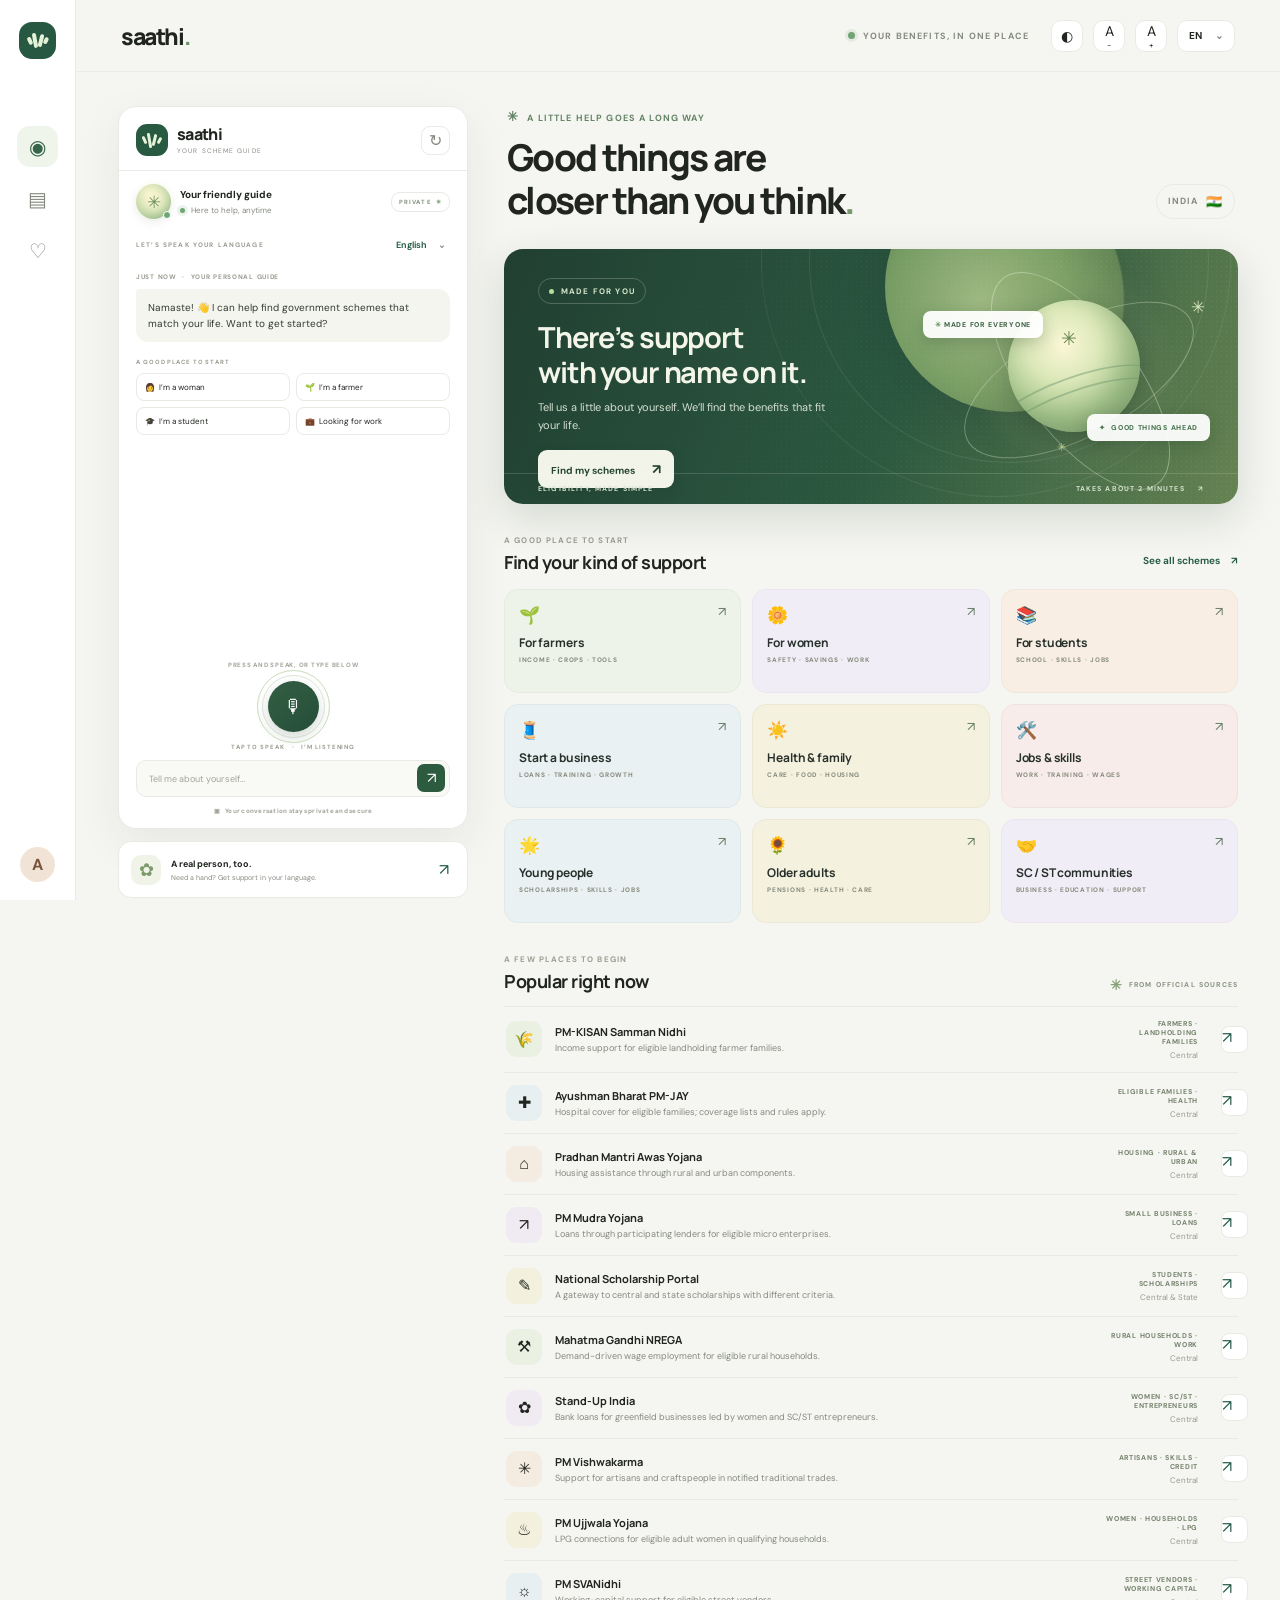
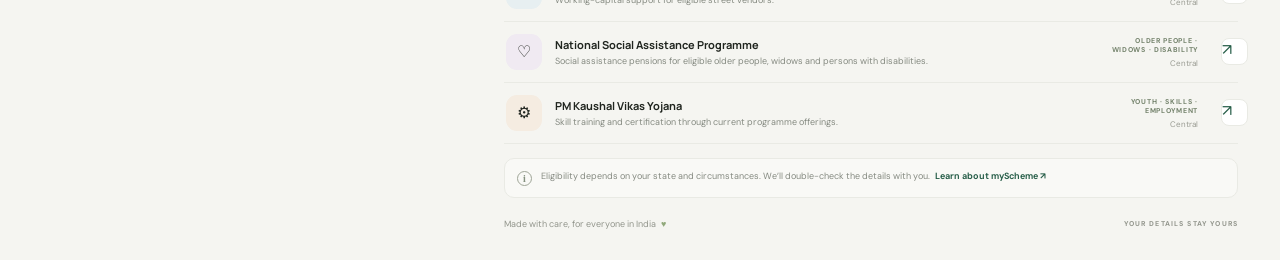
<file: frontend/index.html>
<!doctype html>
<html lang="en">
<head>
  <meta charset="utf-8" />
  <meta name="viewport" content="width=device-width, initial-scale=1" />
  <meta name="theme-color" content="#f5f5f1" />
  <meta name="description" content="A multilingual voice guide to public benefit schemes in India." />
  <title>saathi — benefits, made human</title>
  <link rel="preconnect" href="https://fonts.googleapis.com" />
  <link rel="preconnect" href="https://fonts.gstatic.com" crossorigin />
  <link href="https://fonts.googleapis.com/css2?family=DM+Sans:wght@400;450;500;550;600;650;700;750&family=Manrope:wght@400;500;600;650;700;750;800&display=swap" rel="stylesheet" />
  <link rel="stylesheet" href="./styles.css" />
</head>
<body data-theme="light">
  <div class="app-shell">
    <aside class="rail">
      <a class="brand-mark" href="#home" aria-label="Saathi home"><span class="mark-symbol"><i></i><i></i><i></i><i></i></span></a>
      <nav class="rail-nav" aria-label="Main navigation">
        <a class="rail-link active" href="#home" title="Discover" aria-label="Discover"><span class="icon">◉</span></a>
        <a class="rail-link" href="#schemes" title="Schemes" aria-label="Schemes"><span class="icon">▤</span></a>
        <a class="rail-link" href="#saved" title="Saved" aria-label="Saved"><span class="icon">♡</span></a>
      </nav>
      <button class="avatar" title="Profile">A</button>
    </aside>

    <main class="workspace" id="home">
      <header class="topbar">
        <a class="wordmark" href="#home">saathi<span class="wordmark-dot">.</span></a>
        <div class="topbar-right">
          <span class="live-note"><span class="live-dot"></span> YOUR BENEFITS, IN ONE PLACE</span>
          <button class="icon-button appearance" id="themeToggle" aria-label="Change appearance" title="Change appearance"><span>◐</span></button>
          <button class="icon-button text-smaller" id="fontDown" aria-label="Decrease text size" title="Decrease text size">A<sup>−</sup></button>
          <button class="icon-button text-larger" id="fontUp" aria-label="Increase text size" title="Increase text size">A<sup>+</sup></button>
          <button class="language-select" id="headerLanguage" aria-label="Select language">EN <span>⌄</span></button>
        </div>
      </header>

      <div class="page-grid">
        <section class="content-column">
          <div class="welcome-row"><div><p class="eyebrow"><span class="tiny-sun">✳</span> A LITTLE HELP GOES A LONG WAY</p><h1>Good things are<br/>closer than you think<span class="title-period">.</span></h1></div><div class="date-chip"><span>INDIA</span><span>🇮🇳</span></div></div>

          <section class="hero-card" aria-label="Find your benefits">
            <div class="hero-orbit orbit-one"></div><div class="hero-orbit orbit-two"></div><div class="hero-sun"></div><div class="hero-grain"></div>
            <div class="hero-content"><span class="hero-tag"><span class="hero-tag-dot"></span> MADE FOR YOU</span><h2>There’s support<br/>with your name on it.</h2><p>Tell us a little about yourself. We’ll find the benefits that fit your life.</p><button class="hero-cta" id="startChat">Find my schemes <span>↗</span></button></div>
            <div class="hero-visual" aria-hidden="true"><div class="visual-halo"></div><div class="visual-ring ring-back"></div><div class="visual-ring ring-front"></div><div class="visual-disc"><span class="disc-sun">✳</span><span class="disc-wave wave-a"></span><span class="disc-wave wave-b"></span></div><div class="float-pill pill-one"><span>✳</span> MADE FOR EVERYONE</div><div class="float-pill pill-two">✦ &nbsp;GOOD THINGS AHEAD</div><span class="spark spark-one">✳</span><span class="spark spark-two">✳</span></div>
            <div class="hero-bottom"><span>ELIGIBILITY, MADE SIMPLE</span><span>TAKES ABOUT 2 MINUTES <span class="bottom-arrow">↗</span></span></div>
          </section>

          <section class="categories-section" id="schemes">
            <div class="section-heading"><div><p class="eyebrow muted-eyebrow">A GOOD PLACE TO START</p><h2>Find your kind of support</h2></div><button class="see-all" id="showAll">See all schemes <span>↗</span></button></div>
            <div class="category-grid" id="categoryGrid">
              <button class="category-card cat-green" data-filter="farm"><span class="category-emoji">🌱</span><span class="category-name">For farmers</span><span class="category-count">INCOME · CROPS · TOOLS</span><span class="category-arrow">↗</span></button>
              <button class="category-card cat-lilac" data-filter="women"><span class="category-emoji">🌼</span><span class="category-name">For women</span><span class="category-count">SAFETY · SAVINGS · WORK</span><span class="category-arrow">↗</span></button>
              <button class="category-card cat-peach" data-filter="students"><span class="category-emoji">📚</span><span class="category-name">For students</span><span class="category-count">SCHOOL · SKILLS · JOBS</span><span class="category-arrow">↗</span></button>
              <button class="category-card cat-blue" data-filter="business"><span class="category-emoji">🧵</span><span class="category-name">Start a business</span><span class="category-count">LOANS · TRAINING · GROWTH</span><span class="category-arrow">↗</span></button>
              <button class="category-card cat-yellow" data-filter="health"><span class="category-emoji">☀️</span><span class="category-name">Health & family</span><span class="category-count">CARE · FOOD · HOUSING</span><span class="category-arrow">↗</span></button>
              <button class="category-card cat-rose" data-filter="jobs"><span class="category-emoji">🛠️</span><span class="category-name">Jobs & skills</span><span class="category-count">WORK · TRAINING · WAGES</span><span class="category-arrow">↗</span></button>
              <button class="category-card cat-blue" data-filter="age"><span class="category-emoji">🌟</span><span class="category-name">Young people</span><span class="category-count">SCHOLARSHIPS · SKILLS · JOBS</span><span class="category-arrow">↗</span></button>
              <button class="category-card cat-yellow" data-filter="senior"><span class="category-emoji">🌻</span><span class="category-name">Older adults</span><span class="category-count">PENSIONS · HEALTH · CARE</span><span class="category-arrow">↗</span></button>
              <button class="category-card cat-lilac" data-filter="caste"><span class="category-emoji">🤝</span><span class="category-name">SC / ST communities</span><span class="category-count">BUSINESS · EDUCATION · SUPPORT</span><span class="category-arrow">↗</span></button>
            </div>
          </section>

          <section class="schemes-section" id="allSchemes">
            <div class="section-heading scheme-heading"><div><p class="eyebrow muted-eyebrow">A FEW PLACES TO BEGIN</p><h2>Popular right now</h2></div><span class="verified-note"><span>✳</span> FROM OFFICIAL SOURCES</span></div>
            <div class="scheme-list" id="schemeList"></div>
            <div class="data-note"><span class="info-mark">i</span><p>Eligibility depends on your state and circumstances. We’ll double-check the details with you. <a href="https://www.myscheme.gov.in/" target="_blank" rel="noreferrer">Learn about myScheme ↗</a></p></div>
          </section>
          <footer class="footer"><span>Made with care, for everyone in India <span class="footer-heart">♥</span></span><span>YOUR DETAILS STAY YOURS</span></footer>
        </section>

        <aside class="assistant-column" aria-label="Saathi voice assistant"><div class="assistant-card">
          <div class="assistant-head"><div class="assistant-brand"><span class="assistant-mark"><i></i><i></i><i></i><i></i></span><span><b>saathi</b><small>YOUR SCHEME GUIDE</small></span></div><button class="more-button" id="clearChat" aria-label="Reset conversation" title="Reset conversation">↻</button></div>
          <div class="assistant-divider"></div>
          <div class="agent-state"><span class="agent-avatar"><span class="avatar-glow"></span><span class="avatar-face">✳</span><i class="agent-online"></i></span><span class="agent-intro"><b>Your friendly guide</b><small><span class="live-dot"></span> Here to help, anytime</small></span><span class="secure-chip">PRIVATE <span>✳</span></span></div>
          <div class="language-line"><span>LET’S SPEAK YOUR LANGUAGE</span><button class="inline-language" id="agentLanguage">English <span>⌄</span></button></div>
          <div class="language-options" id="languageOptions" hidden></div>
          <div class="voice-welcome"><div class="welcome-time">JUST NOW <span>·</span> YOUR PERSONAL GUIDE</div><div class="message-bubble">Namaste! 👋 I can help find government schemes that match your life. Want to get started?</div></div>
          <div class="suggestion-label">A GOOD PLACE TO START</div><div class="quick-prompts" id="quickPrompts"><button>👩 &nbsp;I’m a woman</button><button>🌱 &nbsp;I’m a farmer</button><button>🎓 &nbsp;I’m a student</button><button>💼 &nbsp;Looking for work</button></div>
          <div class="chat-log" id="chatLog" aria-live="polite"></div>
          <div class="chat-spacer"></div>
          <div class="voice-area"><div class="voice-hint" id="voiceHint">PRESS AND SPEAK, OR TYPE BELOW</div><button class="mic-button" id="micButton" aria-label="Start speaking"><span class="mic-halo"></span><span class="mic-icon">🎙</span><span class="mic-ripple ripple-a"></span><span class="mic-ripple ripple-b"></span></button><div class="voice-caption" id="voiceCaption">TAP TO SPEAK <span>·</span> I’M LISTENING</div></div>
          <form class="chat-input-row" id="chatForm"><input id="chatInput" autocomplete="off" placeholder="Tell me about yourself…" aria-label="Type a message"/><button type="submit" aria-label="Send message">↗</button></form>
          <p class="privacy-foot"><span>▣</span> Your conversation stays private and secure</p>
        </div><div class="help-card"><span class="help-icon">✿</span><span><b>A real person, too.</b><small>Need a hand? Get support in your language.</small></span><button aria-label="Get support">↗</button></div></aside>
      </div>
    </main>
  </div>
  <div class="toast" id="toast" role="status"></div>
  <script src="./app.js"></script>
</body>
</html>
</file>
<file: frontend/styles.css>
:root{--bg:#f5f5f1;--surface:#fff;--surface2:#f9f9f6;--text:#20251f;--muted:#858a81;--line:#e9eae4;--green:#235b45;--green-dark:#194a38;--accent:#bddcae;--shadow:0 15px 46px rgba(39,53,39,.07);--font:1;--sans:"DM Sans",sans-serif;--display:"Manrope",sans-serif;--radius:20px}*{box-sizing:border-box}html{scroll-behavior:smooth;font-size:calc(16px * var(--font))}body{margin:0;background:var(--bg);color:var(--text);font-family:var(--sans);font-size:1rem;-webkit-font-smoothing:antialiased;transition:background .25s,color .25s}body[data-theme=dark]{--bg:#161a17;--surface:#202722;--surface2:#242d27;--text:#eef2e9;--muted:#98a197;--line:#323d35;--green:#b9ddb1;--green-dark:#d3f0c8;--accent:#354c3c;--shadow:0 15px 46px rgba(0,0,0,.2)}body[data-theme=neutral]{--bg:#efebe3;--surface:#faf7f0;--surface2:#f2eee6;--text:#332f27;--muted:#8c8476;--line:#e7e0d4;--green:#607550;--green-dark:#495f3d;--accent:#d5ddbc}button,a,input{font:inherit}button{cursor:pointer}a{color:inherit;text-decoration:none}.app-shell{min-height:100vh}.rail{position:fixed;inset:0 auto 0 0;width:76px;background:var(--surface);border-right:1px solid var(--line);display:flex;align-items:center;flex-direction:column;z-index:5;padding:22px 0 18px}.brand-mark{width:37px;height:37px;border-radius:13px;background:#275942;display:grid;place-items:center}.mark-symbol,.assistant-mark{width:20px;height:20px;display:flex;align-items:center;justify-content:center;gap:2px}.mark-symbol i,.assistant-mark i{display:block;width:4px;border-radius:8px;background:#e5f2d8}.mark-symbol i:nth-child(1),.assistant-mark i:nth-child(1){height:8px;transform:rotate(-25deg)}.mark-symbol i:nth-child(2),.assistant-mark i:nth-child(2){height:15px;transform:rotate(-10deg)}.mark-symbol i:nth-child(3),.assistant-mark i:nth-child(3){height:13px;transform:rotate(14deg)}.mark-symbol i:nth-child(4),.assistant-mark i:nth-child(4){height:7px;transform:rotate(28deg)}.rail-nav{display:flex;flex-direction:column;gap:11px;margin-top:67px}.rail-link,.icon-button{color:var(--muted);display:grid;place-items:center;border:0;background:transparent}.rail-link{width:41px;height:41px;border-radius:13px;font-size:20px}.rail-link.active{background:#eff5ea;color:#37654a}.icon{font-size:20px}.avatar{margin-top:auto;border:0;width:35px;height:35px;border-radius:50%;background:#f1e4d6;color:#79533e;font-weight:700}.workspace{margin-left:76px}.topbar{height:72px;position:sticky;top:0;z-index:4;display:flex;align-items:center;justify-content:space-between;padding:0 45px;background:color-mix(in srgb,var(--bg) 90%,transparent);backdrop-filter:blur(14px);border-bottom:1px solid color-mix(in srgb,var(--line) 78%,transparent)}.wordmark{font-family:var(--display);font-size:23px;font-weight:800;letter-spacing:-1.4px}.wordmark-dot{color:#67946a}.topbar-right{display:flex;align-items:center;gap:10px}.live-note,.eyebrow,.hero-tag,.hero-bottom,.category-count,.verified-note,.suggestion-label,.voice-hint,.voice-caption,.privacy-foot,.welcome-time,.language-line>span,.secure-chip,.footer>span:last-child{font-size:9px;font-weight:700;letter-spacing:1.15px}.live-note{display:flex;align-items:center;gap:8px;color:var(--muted);margin-right:12px}.live-dot{width:7px;height:7px;border-radius:50%;background:#6fa473;display:inline-block;box-shadow:0 0 0 3px rgba(111,164,115,.14)}.icon-button{width:32px;height:32px;border-radius:10px;background:var(--surface);border:1px solid var(--line);font-size:14px;color:var(--text)}.icon-button sup{font-size:8px}.language-select{height:32px;padding:0 11px;border:1px solid var(--line);border-radius:10px;background:var(--surface);font-size:10px;font-weight:700;color:var(--text)}.language-select span{margin-left:11px;color:var(--muted)}.page-grid{max-width:1530px;margin:0 auto;display:grid;grid-template-columns:350px minmax(0,1fr);gap:36px;padding:34px 42px 30px}.content-column{min-width:0;grid-column:2;grid-row:1}.welcome-row{display:flex;justify-content:space-between;align-items:end;margin:2px 3px 27px}.eyebrow{margin:0 0 11px;color:#648465}.tiny-sun{font-size:13px;margin-right:5px}.welcome-row h1{font:750 37px/1.16 var(--display);letter-spacing:-1.7px;margin:0}.title-period{color:#77986b}.date-chip{display:flex;align-items:center;gap:8px;font-size:9px;font-weight:700;letter-spacing:1px;color:var(--muted);padding:8px 11px;border:1px solid var(--line);border-radius:20px;margin-bottom:3px}.date-chip span+span{font-size:13px}.hero-card{height:255px;position:relative;overflow:hidden;border-radius:19px;background:linear-gradient(113deg,#213f32 0%,#2b583f 54%,#668352 100%);color:#f3f5e9;padding:29px 34px 26px;box-shadow:0 14px 40px rgba(37,75,50,.16)}.hero-content{position:relative;z-index:2;max-width:370px}.hero-tag{display:inline-flex;align-items:center;gap:7px;padding:7px 10px;border:1px solid #ffffff36;border-radius:20px;color:#d6e7ce;font-size:8px}.hero-tag-dot{width:5px;height:5px;border-radius:50%;background:#badd9c}.hero-content h2{font:700 29px/1.2 var(--display);letter-spacing:-1.15px;margin:16px 0 9px}.hero-content p{color:#d4e0d1;font-size:11px;margin:0;line-height:1.6;max-width:300px}.hero-cta{margin-top:16px;border:0;border-radius:9px;background:#f2f4e9;padding:10px 13px;color:#23442f;font-weight:700;font-size:10px;box-shadow:0 4px 12px #1f3d2c30}.hero-cta span{margin-left:15px;font-size:14px}.hero-orbit{position:absolute;border:1px solid #ffffff16;border-radius:50%;width:400px;height:400px;right:4%;top:-73%;transform:rotate(-24deg)}.orbit-two{width:470px;height:470px;right:1%;top:-87%;border-color:#ffffff12}.hero-sun{position:absolute;right:14%;top:-34%;width:250px;height:250px;background:radial-gradient(circle at 38% 55%,#c4d899,#93b672 43%,#70905c 69%,transparent 70%);border-radius:50%;filter:drop-shadow(0 10px 30px #131f2c42);opacity:.74}.hero-grain{position:absolute;inset:0;opacity:.09;background-image:radial-gradient(#fff 0.55px,transparent .6px);background-size:5px 5px;mask-image:linear-gradient(90deg,transparent,#000)}.hero-visual{position:absolute;width:330px;height:260px;right:0;top:0}.visual-halo{position:absolute;width:190px;height:190px;border-radius:50%;background:#bed69c18;top:29px;right:65px;filter:blur(12px)}.visual-ring{position:absolute;border-radius:50%;border:1px solid #e8f0d657;transform:rotate(-27deg) skew(-7deg);width:254px;height:112px;top:75px;right:32px}.ring-front{transform:rotate(56deg) skew(-11deg);border-color:#e9f0d76b;width:257px;height:114px;top:75px;right:29px}.visual-disc{position:absolute;top:51px;right:98px;width:132px;height:132px;border-radius:50%;background:radial-gradient(circle at 42% 34%,#fbf7d6 0,#dce8b9 31%,#a6c68d 63%,#73936b 100%);box-shadow:0 10px 40px #17271853, inset -15px -16px 24px #57784d40;overflow:hidden}.disc-sun{position:absolute;top:26px;left:53px;font-size:19px;color:#64844f}.disc-wave{position:absolute;width:175px;height:53px;border-radius:50%;border-top:2px solid #658e6769;left:-22px;top:77px;transform:rotate(-20deg)}.wave-b{top:90px;left:-18px}.float-pill{position:absolute;z-index:2;padding:8px 11px;border:1px solid #ffffff32;border-radius:8px;background:#fffffff0;color:#406447;font-size:7px;font-weight:800;letter-spacing:.7px;box-shadow:0 5px 16px #15311e38;white-space:nowrap}.pill-one{right:195px;top:62px}.pill-one span{color:#6d9960}.pill-two{right:28px;top:165px;color:#47724d}.spark{position:absolute;color:#dbe9bf}.spark-one{right:33px;top:47px;font-size:17px}.spark-two{right:172px;top:191px;font-size:11px;color:#bcd395}.hero-bottom{position:absolute;bottom:0;left:0;right:0;height:31px;padding:0 34px;display:flex;align-items:center;justify-content:space-between;border-top:1px solid #ffffff27;color:#d5e2cf;font-size:7px;z-index:2}.bottom-arrow{margin-left:10px}.categories-section{margin-top:31px}.section-heading{display:flex;align-items:end;justify-content:space-between;margin-bottom:15px}.muted-eyebrow{color:#9b9e93;margin-bottom:6px;font-size:8px}.section-heading h2{margin:0;font:700 18px/1.3 var(--display);letter-spacing:-.5px}.see-all{border:0;background:none;color:var(--green);font-weight:650;font-size:10px;padding:7px 1px}.see-all span{margin-left:9px}.category-grid{display:grid;grid-template-columns:repeat(3,1fr);gap:11px}.category-card{height:104px;border:1px solid transparent;border-radius:14px;position:relative;text-align:left;padding:14px 14px 12px;display:flex;flex-direction:column;align-items:flex-start;transition:transform .2s,box-shadow .2s;overflow:hidden;color:#27302a}.category-card:hover{transform:translateY(-3px);box-shadow:0 8px 20px #25362510}.cat-green{background:#edf3e8;border-color:#e5ecdf}.cat-lilac{background:#f1edf6;border-color:#ebe5f2}.cat-peach{background:#f8eee4;border-color:#f1e7dc}.cat-blue{background:#eaf1f2;border-color:#e0e9e9}.cat-yellow{background:#f5f1df;border-color:#ede8d4}.cat-rose{background:#f7ece9;border-color:#f0e2dd}body[data-theme=dark] .category-card{color:#e8eee4;filter:brightness(.78)}.category-emoji{font-size:17px;margin-bottom:8px}.category-name{font:700 12px var(--display);letter-spacing:-.15px}.category-count{font-size:6.5px;letter-spacing:.7px;color:#858a7c;margin-top:5px}.category-arrow{position:absolute;right:14px;top:13px;font-size:13px;color:#687d68}.schemes-section{margin-top:31px}.scheme-heading{margin-bottom:12px}.verified-note{color:#889282;font-size:7px;display:flex;gap:6px;align-items:center}.verified-note span{font-size:14px;color:#86a277}.scheme-list{display:flex;flex-direction:column;border-top:1px solid var(--line)}.scheme-item{display:grid;grid-template-columns:38px 1fr auto;gap:11px;align-items:center;padding:12px 2px;border-bottom:1px solid var(--line)}.scheme-icon{width:36px;height:36px;border-radius:11px;display:grid;place-items:center;font-size:16px}.scheme-icon.green{background:#eaf1e3}.scheme-icon.blue{background:#e7eff1}.scheme-icon.orange{background:#f5ece1}.scheme-icon.purple{background:#f0eaf2}.scheme-icon.gold{background:#f4f0de}.scheme-copy h3{font:700 11px var(--display);margin:0 0 3px}.scheme-copy p{font-size:9px;color:var(--muted);margin:0}.scheme-meta{text-align:right}.scheme-meta span{display:block;font-size:7px;letter-spacing:.7px;color:#74836c;font-weight:700}.scheme-meta small{display:block;margin-top:4px;color:#999b92;font-size:8px}.scheme-go{border:1px solid var(--line);border-radius:8px;background:var(--surface);color:var(--green);width:27px;height:27px;margin-left:12px}.scheme-item{grid-template-columns:38px 1fr 92px 27px}.data-note{display:flex;align-items:flex-start;gap:9px;margin-top:14px;padding:11px 12px;border:1px solid var(--line);border-radius:10px;background:var(--surface2)}.info-mark{width:15px;height:15px;border:1px solid #9fa597;border-radius:50%;font:700 10px Georgia;display:grid;place-items:center;color:#84907e;flex:none;margin-top:1px}.data-note p{font-size:9px;line-height:1.5;color:var(--muted);margin:0}.data-note a{color:var(--green);font-weight:650;margin-left:3px}.footer{display:flex;justify-content:space-between;align-items:center;margin-top:20px;color:#92958c;font-size:9px}.footer-heart{color:#91a97b;margin-left:3px}.footer>span:last-child{font-size:7px}.assistant-column{grid-column:1;grid-row:1;position:sticky;top:88px;height:calc(100vh - 108px);min-height:640px;display:flex;flex-direction:column;gap:12px}.assistant-card{flex:1;min-height:0;border:1px solid var(--line);border-radius:18px;background:var(--surface);box-shadow:var(--shadow);padding:17px 17px 13px;display:flex;flex-direction:column;overflow:hidden}.assistant-head{display:flex;align-items:center;justify-content:space-between}.assistant-brand{display:flex;align-items:center;gap:9px}.assistant-brand>span:last-child{display:flex;flex-direction:column}.assistant-brand b{font:800 16px var(--display);letter-spacing:-.7px;line-height:1.2}.assistant-brand small{font-size:6.5px;letter-spacing:1.1px;color:var(--muted);margin-top:3px}.assistant-mark{width:32px;height:32px;border-radius:11px;background:#285941}.assistant-mark i{width:3px}.assistant-mark i:nth-child(1){height:8px}.assistant-mark i:nth-child(2){height:15px}.assistant-mark i:nth-child(3){height:12px}.assistant-mark i:nth-child(4){height:7px}.more-button{width:29px;height:29px;border:1px solid var(--line);background:var(--surface);color:var(--muted);border-radius:9px;font-size:16px}.assistant-divider{height:1px;background:var(--line);margin:14px -17px 13px}.agent-state{display:flex;align-items:center;gap:9px}.agent-avatar{width:35px;height:35px;border-radius:50%;display:grid;place-items:center;position:relative;background:radial-gradient(circle at 36% 27%,#f3f0cb,#bfd6a5 57%,#86aa7c);box-shadow:0 3px 10px #71896127}.avatar-glow{position:absolute;width:20px;height:20px;border-radius:50%;background:#fff9d4;filter:blur(6px);top:6px;left:8px}.avatar-face{position:relative;color:#6e915f;font-size:17px}.agent-online{position:absolute;width:8px;height:8px;right:0;bottom:0;border-radius:50%;border:1.5px solid var(--surface);background:#6ba772}.agent-intro{display:flex;flex-direction:column;gap:4px}.agent-intro b{font-size:10px}.agent-intro small{display:flex;align-items:center;gap:6px;color:var(--muted);font-size:8px}.agent-intro .live-dot{width:5px;height:5px}.secure-chip{margin-left:auto;color:#83927e;border:1px solid var(--line);border-radius:9px;padding:5px 7px;font-size:6px}.secure-chip span{color:#7aa06f;margin-left:2px}.language-line{display:flex;justify-content:space-between;align-items:center;margin-top:16px}.language-line>span{font-size:6.5px;color:#989c90}.inline-language{border:0;background:transparent;font-size:9px;font-weight:650;color:var(--green);padding:4px}.inline-language span{margin-left:9px;color:var(--muted)}.language-options{position:absolute;top:141px;left:18px;right:18px;z-index:3;background:var(--surface);border:1px solid var(--line);box-shadow:var(--shadow);border-radius:10px;padding:5px;grid-template-columns:1fr 1fr;gap:2px}.language-options:not([hidden]){display:grid}.language-options button{border:0;background:transparent;color:var(--text);text-align:left;padding:8px;border-radius:7px;font-size:9px}.language-options button:hover{background:var(--surface2)}.voice-welcome{margin-top:18px}.welcome-time{font-size:6.5px;color:#999c91;letter-spacing:.7px;margin-bottom:8px}.welcome-time span{margin:0 3px}.message-bubble{background:#f3f5ee;color:#333a31;border-radius:4px 12px 12px 12px;padding:11px 12px;font-size:10px;line-height:1.55}.chat-log{display:flex;flex-direction:column;gap:8px;margin-top:9px;overflow-y:auto;scrollbar-width:thin}.chat-message{font-size:10px;line-height:1.5;padding:9px 11px;max-width:91%;border-radius:11px}.chat-message.agent{background:var(--surface2);border:1px solid var(--line);align-self:flex-start;border-top-left-radius:4px}.chat-message.user{background:#e7f0e2;color:#294833;align-self:flex-end;border-top-right-radius:4px}.chat-message .reasoning{display:block;border-top:1px solid #8c9b822d;margin-top:7px;padding-top:6px;font-size:8px;color:#737e70}.suggestion-label{color:#9a9c92;font-size:6px;letter-spacing:.9px;margin:16px 0 7px}.quick-prompts{display:grid;grid-template-columns:1fr 1fr;gap:6px}.quick-prompts button{font-size:8px;text-align:left;padding:8px 8px;border:1px solid var(--line);border-radius:8px;background:var(--surface);color:var(--text);transition:border-color .18s,background .18s}.quick-prompts button:hover{border-color:#a8bf9b;background:#f6f8f2}.chat-spacer{flex:1;min-height:8px}.voice-area{display:flex;flex-direction:column;align-items:center;padding:11px 0 9px}.voice-hint{color:#a1a397;font-size:6.2px;letter-spacing:.75px;margin-bottom:12px}.mic-button{width:51px;height:51px;border:0;border-radius:50%;background:linear-gradient(140deg,#345f43,#244d38);color:white;position:relative;display:grid;place-items:center;box-shadow:0 5px 13px #31543c38;transition:transform .18s}.mic-button:hover{transform:scale(1.06)}.mic-button.listening{background:#a74f49;animation:micPulse 1.4s infinite}.mic-icon{font-size:19px;position:relative;z-index:2}.mic-halo{position:absolute;inset:-6px;border:1px solid #83a77645;border-radius:50%}.mic-ripple{position:absolute;inset:-11px;border:1px solid #9fbf8250;border-radius:50%;animation:ripple 2.6s ease-out infinite}.ripple-b{animation-delay:1.3s}.voice-caption{margin-top:11px;font-size:6px;color:#9a9e91;letter-spacing:.9px}.voice-caption span{margin:0 5px;color:#83a377}.chat-input-row{height:37px;border:1px solid var(--line);border-radius:10px;display:flex;padding:3px 4px 3px 10px;background:var(--surface2)}.chat-input-row input{min-width:0;flex:1;border:0;outline:0;background:transparent;color:var(--text);font-size:9px}.chat-input-row input::placeholder{color:#a3a59b}.chat-input-row button{width:28px;height:28px;border:0;border-radius:7px;background:#2c5b40;color:#fff;font-size:15px}.privacy-foot{font-size:6.2px;color:#a0a297;letter-spacing:.25px;text-align:center;margin:10px 0 0}.privacy-foot span{margin-right:4px}.help-card{height:57px;flex:none;padding:0 12px;border:1px solid var(--line);border-radius:13px;background:var(--surface);display:flex;align-items:center;gap:10px}.help-icon{width:30px;height:30px;border-radius:10px;background:#f0f3e8;color:#7d9a6b;display:grid;place-items:center;font-size:18px}.help-card>span:nth-child(2){display:flex;flex-direction:column;gap:3px}.help-card b{font-size:9px}.help-card small{font-size:7px;color:var(--muted)}.help-card button{margin-left:auto;border:0;background:none;color:var(--green)}.toast{position:fixed;bottom:20px;left:50%;transform:translate(-50%,20px);z-index:10;opacity:0;pointer-events:none;background:#283e30;color:#fff;padding:10px 16px;border-radius:10px;font-size:11px;box-shadow:var(--shadow);transition:.25s}.toast.show{opacity:1;transform:translate(-50%,0)}@keyframes ripple{0%{transform:scale(.88);opacity:0}30%{opacity:.75}100%{transform:scale(1.4);opacity:0}}@keyframes micPulse{50%{box-shadow:0 0 0 8px #a74f4926,0 5px 13px #31543c38}}@media(max-width:1150px){.page-grid{grid-template-columns:320px minmax(0,1fr);gap:24px;padding:28px 25px}.topbar{padding:0 28px}.hero-visual{right:-40px;transform:scale(.88);transform-origin:right center}.category-card{padding-left:11px}.category-count{font-size:5.8px}}@media(max-width:880px){.page-grid{grid-template-columns:1fr;max-width:720px;padding:25px 24px}.assistant-column{grid-column:1;grid-row:1}.content-column{grid-column:1;grid-row:2}.assistant-column{position:relative;top:auto;height:650px;min-height:0}.assistant-card{min-height:560px}.chat-spacer{min-height:35px}.topbar{padding:0 24px}.live-note{display:none}.hero-visual{right:15px;transform:scale(.92);transform-origin:right center}}@media(max-width:600px){.rail{width:53px;padding-top:16px}.brand-mark{width:33px;height:33px}.rail-nav{margin-top:46px}.rail-link{width:35px;height:35px}.workspace{margin-left:53px}.topbar{height:60px;padding:0 15px}.wordmark{font-size:21px}.topbar-right{gap:6px}.icon-button{width:29px;height:29px}.language-select{height:29px;padding:0 8px}.language-select span{margin-left:5px}.page-grid{padding:22px 13px;gap:22px}.welcome-row{margin-bottom:18px}.welcome-row h1{font-size:30px}.date-chip{padding:6px 8px;font-size:8px}.hero-card{height:260px;padding:23px 19px}.hero-content{max-width:270px}.hero-content h2{font-size:25px}.hero-content p{font-size:10px;max-width:220px}.hero-visual{opacity:.48;right:-116px;transform:scale(.82)}.hero-bottom{padding:0 19px;font-size:6px}.section-heading h2{font-size:16px}.category-grid{grid-template-columns:repeat(2,1fr);gap:8px}.category-card{height:98px;padding:12px}.category-count{font-size:6px}.scheme-meta{display:none}.scheme-item{grid-template-columns:35px 1fr 25px;gap:8px}.scheme-go{margin:0}.scheme-copy p{font-size:8px}.verified-note{font-size:6px}.assistant-column{height:660px}.assistant-card{padding:15px 13px 12px}.assistant-divider{margin:13px -13px}.language-options{left:14px;right:14px;top:135px}.footer{gap:10px;font-size:8px}.footer>span:last-child{font-size:6px}.privacy-foot{font-size:6px}}@media(prefers-reduced-motion:reduce){*,*::before,*::after{scroll-behavior:auto!important;animation-duration:.01ms!important;animation-iteration-count:1!important;transition-duration:.01ms!important}}
</file>
